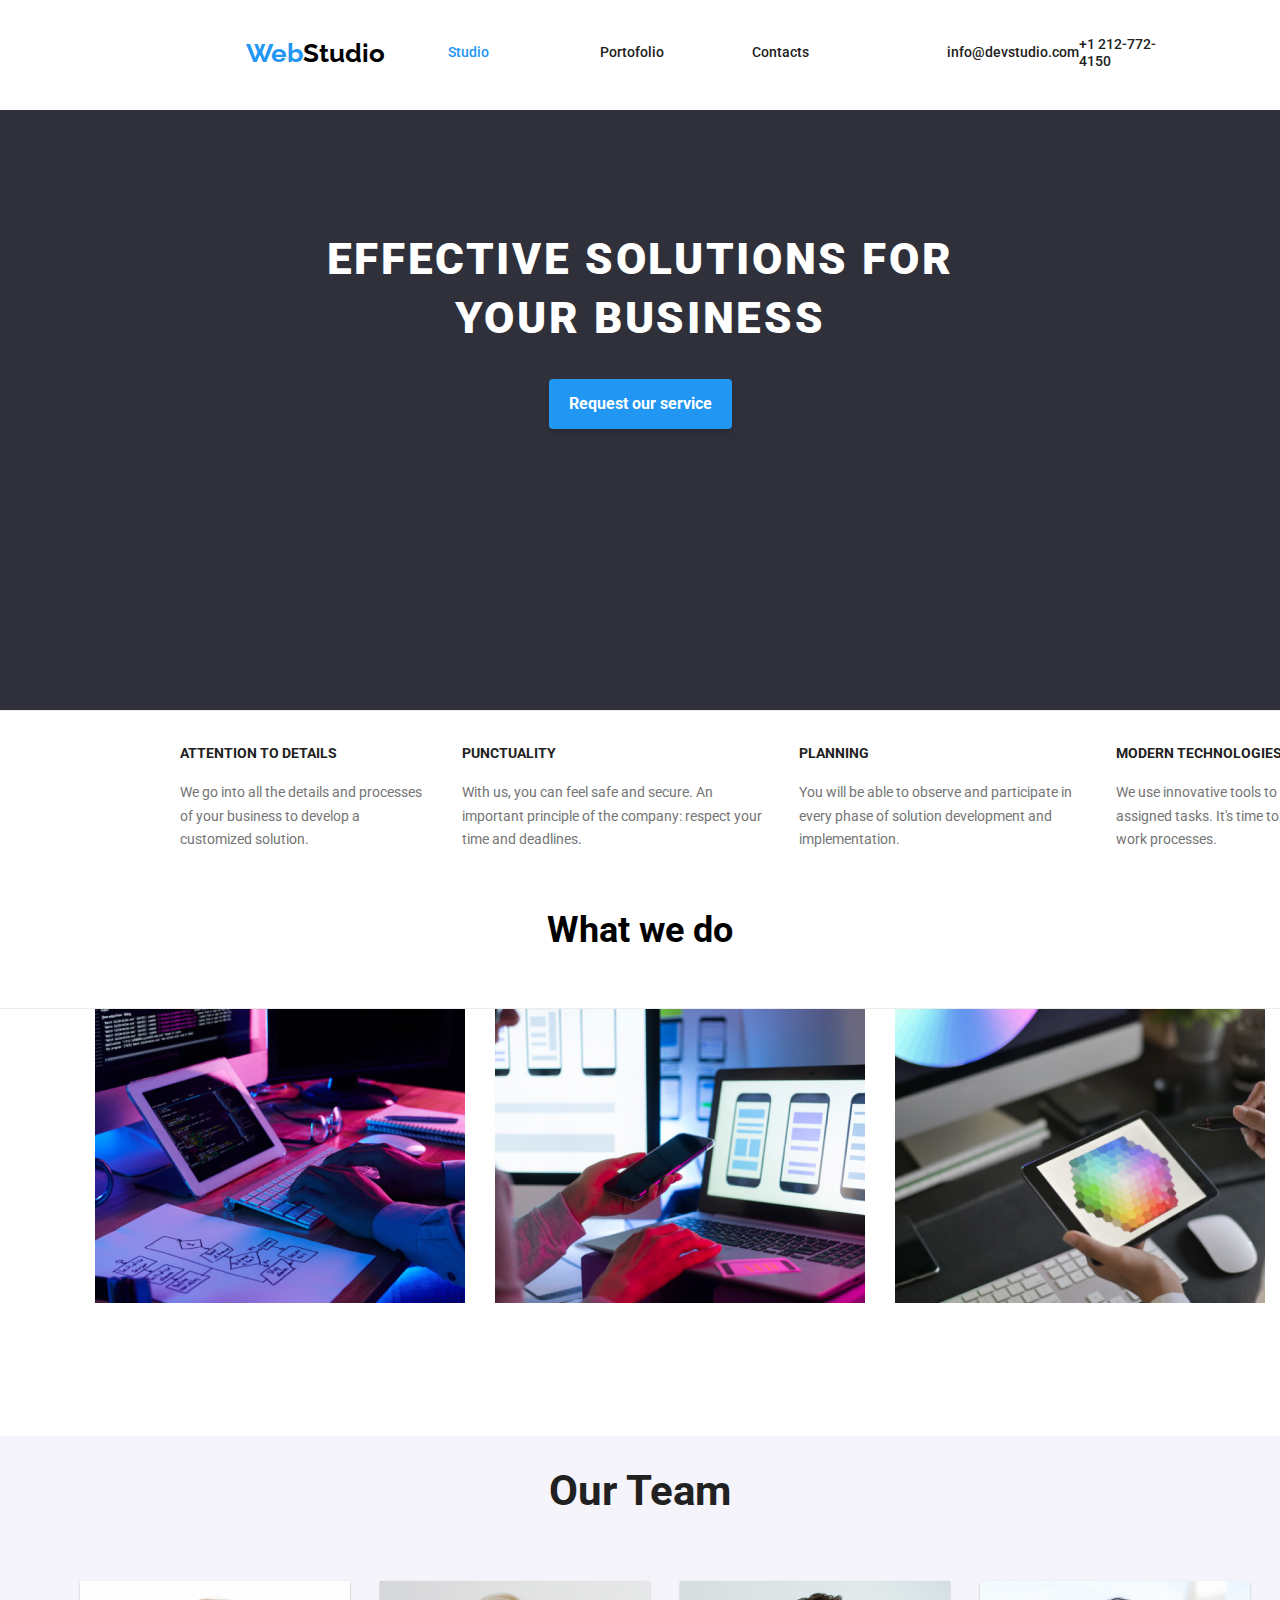
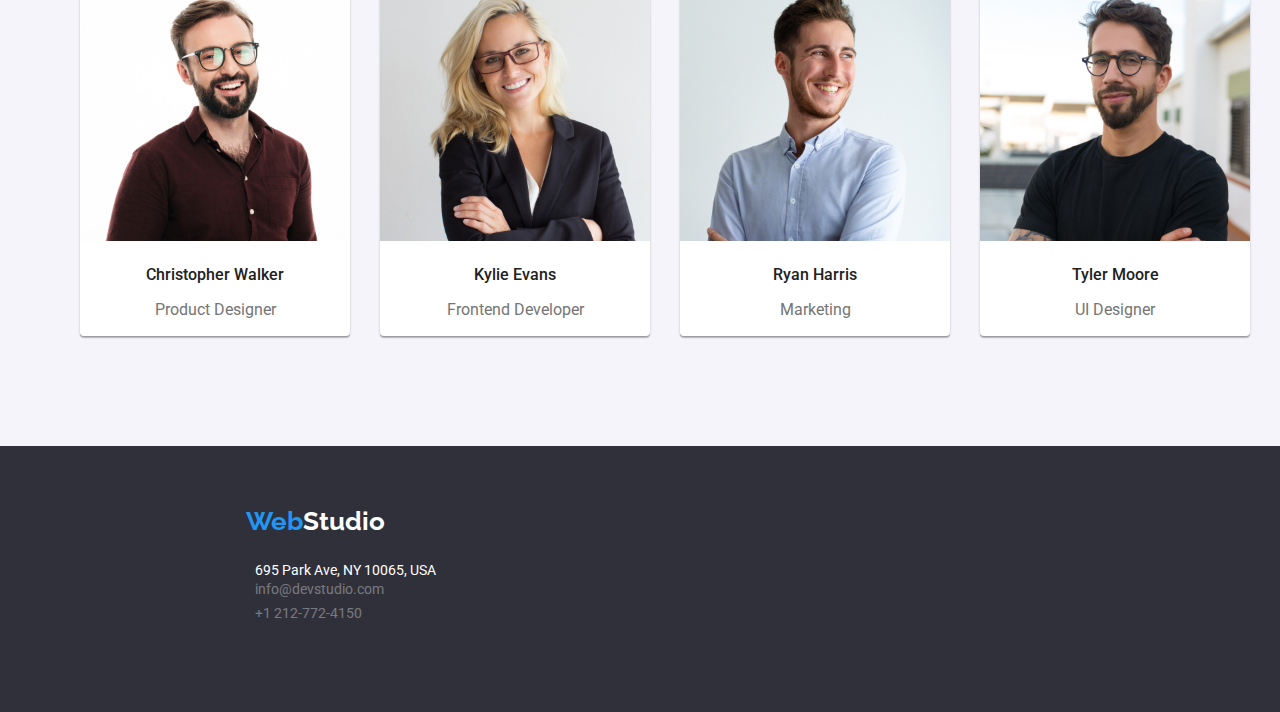
<file: index.html>
<!DOCTYPE html>
<html lang="en">
  <head>
    <meta charset="UTF-8" />
    <meta name="viewport" content="width=device-width, initial-scale=1.0" />
    <title>WebStudio Homework</title>
    <link rel="preconnect" href="https://fonts.googleapis.com" />
    <link rel="preconnect" href="https://fonts.gstatic.com" crossorigin />
    <link
      href="https://fonts.googleapis.com/css2?family=Raleway:wght@700&family=Roboto:wght@400;500;700;900&display=swap"
      rel="stylesheet"
    />
    <link rel="stylesheet" href="css/styles.css" />
  </head>
  <body>
    <!-- Menu Bar -->

    <header class="menu_header">
      <section class="main_logo">
        <a
          href="https://www.figma.com/file/TwjztGEkwMravGL9pPVt8l/Web-Studio-Homework-Project?type=design&node-id=74568-301&mode=design&t=quNgdQ1KRycnPcf1-0"
          target="_blank"
        >
          <span style="color: #2196f3">Web</span
          ><span style="color: #000000">Studio</span>
        </a>
      </section>
      <div class="div_nav">
        <nav class="main_nav">
          <ul>
            <li class="nav_item_list current">
              <a href="index.html" style="color: #2196f3">Studio</a>
            </li>
            <li class="nav_item_list">
              <a href="portofolio.html">Portofolio</a>
            </li>
            <li class="nav_item_list"><a href="#contacts">Contacts</a></li>
          </ul>
        </nav>

        <ul class="contact_item">
          <li class="contact_item_list">
            <a href="mailto:info@devstudio.com">info@devstudio.com</a>
          </li>
          <li class="contact_item_list">
            <a href="tel:+12127724150">+1 212-772-4150</a>
          </li>
        </ul>
      </div>
    </header>

    <!-- Title -->
    <main class="main_class">
      <div class="title_container">
        <section class="main_title">
          <h1 class="main_title_h1">EFFECTIVE SOLUTIONS FOR YOUR BUSINESS</h1>
          <div class="container_main_button">
            <button class="main_button" type="button">
              Request our service
            </button>
          </div>
        </section>
      </div>

      <!-- Team  Qualities-->
      <section class="team_qualities_section">
        <ul class="team_qualities">
          <li class="team_qualities_list">
            <h4 class="team_qualities_skill">ATTENTION TO DETAILS</h4>
            <p class="team_qualities_text">
              We go into all the details and processes of your business to
              develop a customized solution.
            </p>
          </li>

          <li class="team_qualities_list">
            <h4 class="team_qualities_skill">PUNCTUALITY</h4>
            <p class="team_qualities_text">
              With us, you can feel safe and secure. An important principle of
              the company: respect your time and deadlines.
            </p>
          </li>

          <li class="team_qualities_list">
            <h4 class="team_qualities_skill">PLANNING</h4>
            <p class="team_qualities_text">
              You will be able to observe and participate in every phase of
              solution development and implementation.
            </p>
          </li>

          <li class="team_qualities_list">
            <h4 class="team_qualities_skill">MODERN TECHNOLOGIES</h4>
            <p class="team_qualities_text">
              We use innovative tools to solve assigned tasks. It's time to
              simplify work processes.
            </p>
          </li>
        </ul>
      </section>

      <!-- What we do -->
      <section class="whatwedo">
        <h2 class="whatwedo_section">What we do</h2>
        <ul class="whatwedo_gallery">
          <li class="whatwedo_list">
            <img
              src="./images/What we do/box 1.png"
              alt="First pictures"
              width="370"
            />
          </li>

          <li class="whatwedo_list">
            <img
              src="./images/What we do/box 2.jpg"
              alt="Second pictures"
              width="370"
            />
          </li>

          <li class="whatwedo_list">
            <img
              src="./images/What we do/box 3.jpg"
              alt="The tird pictures"
              width="370"
            />
          </li>
        </ul>
      </section>

      <!-- Our Team -->
      <section class="ourteam_section">
        <div class="container ourteam_div">
          <h2 class="ourteam">Our Team</h2>
          <ul class="ourteam_gallery">
            <li class="ourteam_list">
              <img
                src="./images/Our Team/ChristopherWalker.jpg"
                alt="Christopher Walker"
                width="270"
              />
              <h4 class="ourteam_name">Christopher Walker</h4>
              <p class="ourteam_text">Product Designer</p>
            </li>
            <li class="ourteam_list">
              <img
                src="./images/Our Team/KylieEvans.jpg"
                alt="Kylie Evans"
                width="270"
              />
              <h4 class="ourteam_name">Kylie Evans</h4>
              <p class="ourteam_text">Frontend Developer</p>
            </li>
            <li class="ourteam_list">
              <img
                src="./images/Our Team/RyanHarris.jpg"
                alt="Ryan Harris"
                width="270"
              />
              <h4 class="ourteam_name">Ryan Harris</h4>
              <p class="ourteam_text">Marketing</p>
            </li>
            <li class="ourteam_list">
              <img
                src="./images/Our Team/TylerMoore.jpg"
                alt="Tyler Moore"
                width="270"
              />
              <h4 class="ourteam_name">Tyler Moore</h4>
              <p class="ourteam_text">UI Designer</p>
            </li>
          </ul>
        </div>
      </section>
    </main>

    <!-- Contact Adress -->

    <footer class="main_footer">
      <section class="all_footer">
        <section class="main_logo">
          <a
            href="https://www.figma.com/file/TwjztGEkwMravGL9pPVt8l/Web-Studio-Homework-Project?type=design&node-id=74568-301&mode=design&t=quNgdQ1KRycnPcf1-0"
            target="_blank"
          >
            <span style="color: #2196f3">Web</span
            ><span style="color: #ffffff">Studio</span>
          </a>
        </section>
        <address class="address">
          <ul class="address_section">
            <li class="address_location">695 Park Ave, NY 10065, USA</li>
            <li class="address_contact">info@devstudio.com</li>
            <li class="address_contact">+1 212-772-4150</li>
          </ul>
        </address>
      </section>
    </footer>
  </body>
</html>
</file>
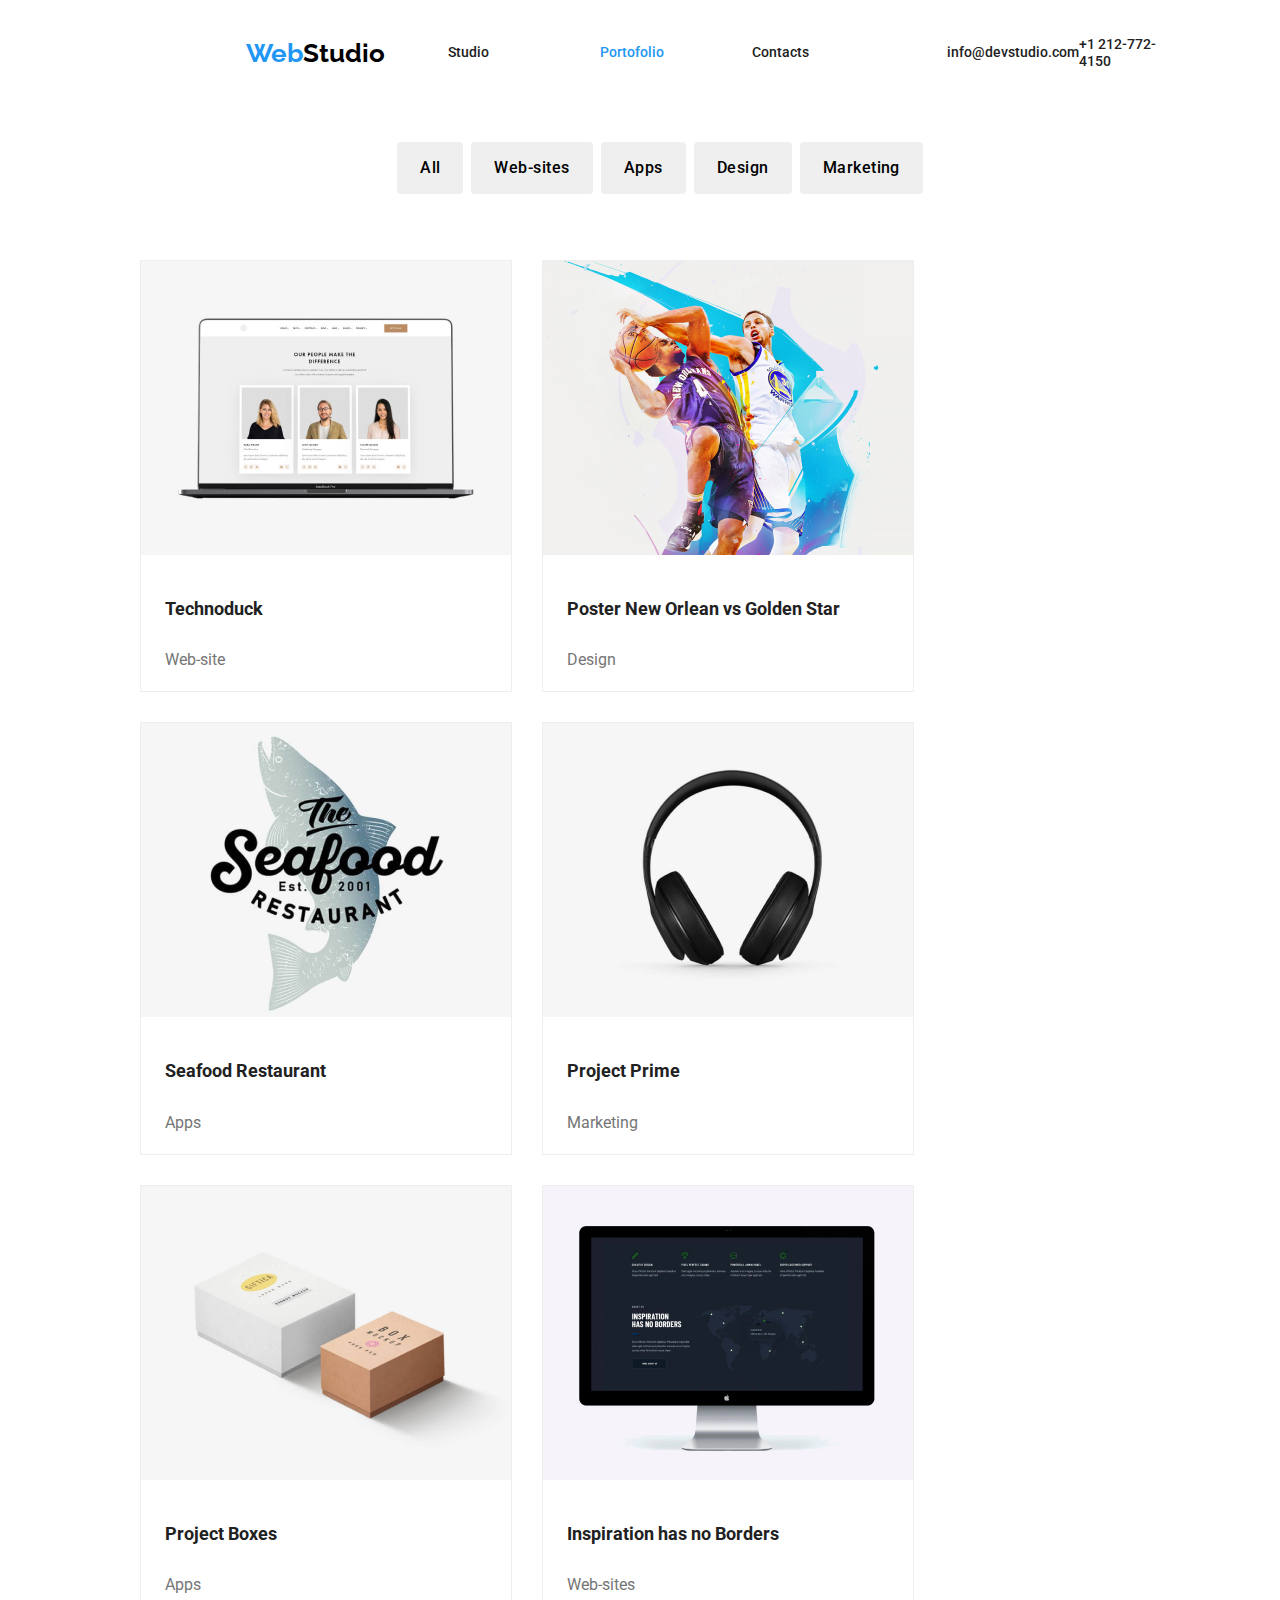
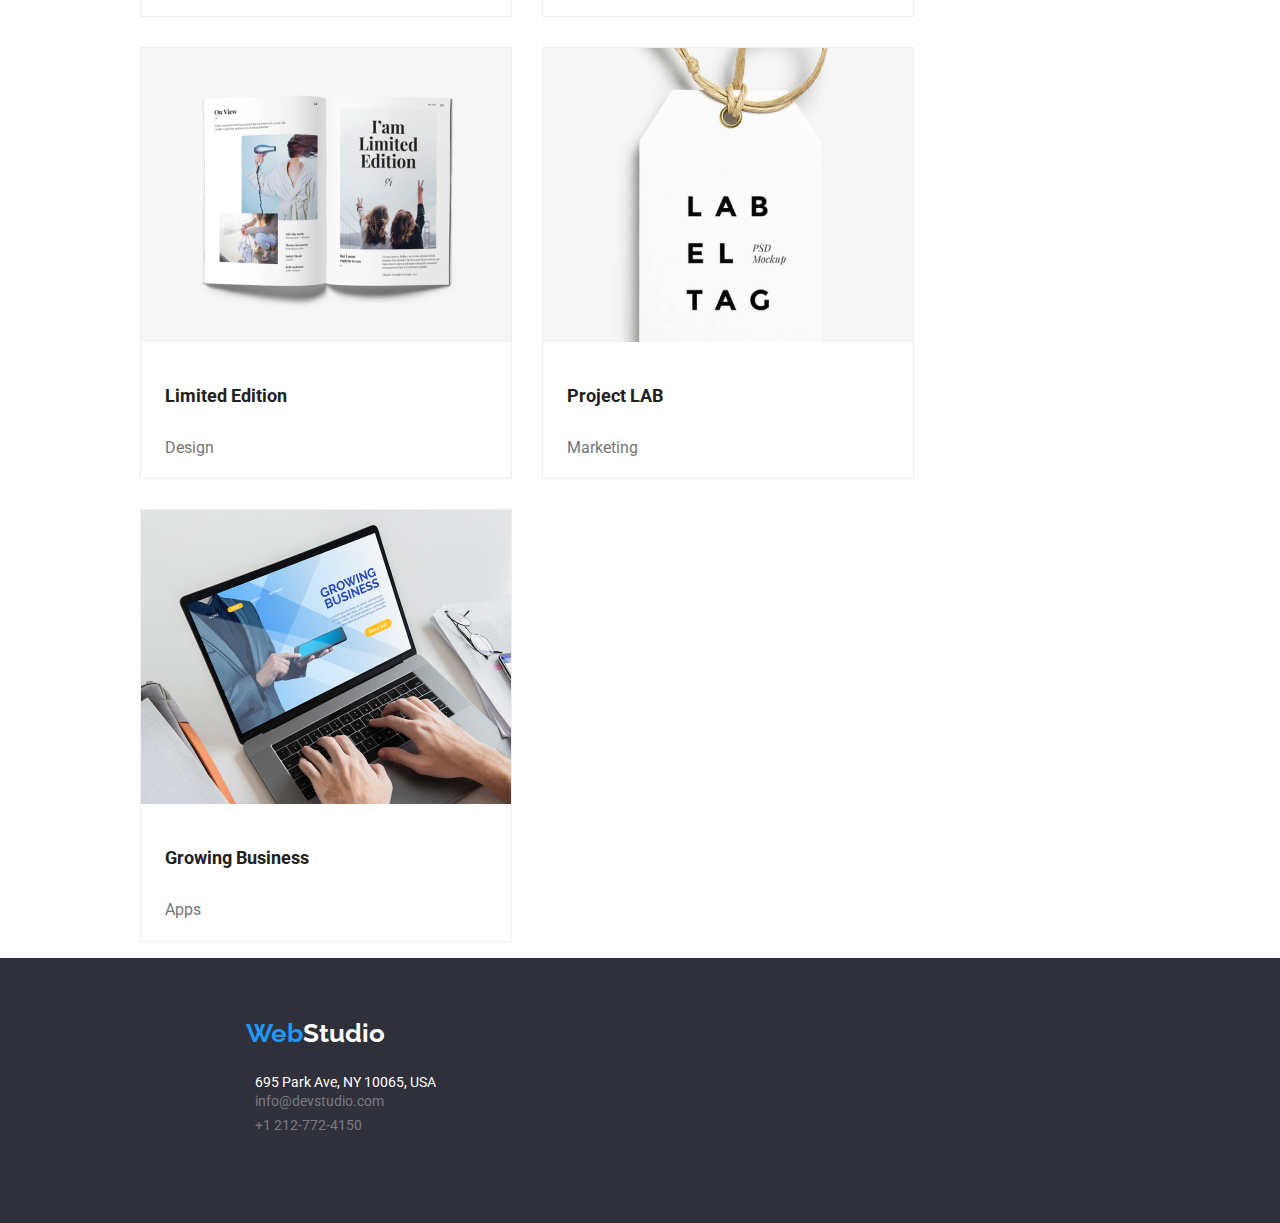
<file: portofolio.html>
<!DOCTYPE html>
<html lang="en">
  <head>
    <meta charset="UTF-8" />
    <meta name="viewport" content="width=device-width, initial-scale=1.0" />
    <title>Portofolio</title>
    <link rel="preconnect" href="https://fonts.googleapis.com" />
    <link rel="preconnect" href="https://fonts.gstatic.com" crossorigin />
    <link
      href="https://fonts.googleapis.com/css2?family=Raleway:wght@700&family=Roboto:wght@400;500;700;900&display=swap"
      rel="stylesheet"
    />
    <link rel="stylesheet" href="css/styles.css" />
  </head>
  <body>
    <!-- Menu Bar -->

    <header class="menu_header">
      <section class="main_logo">
        <a
          href="https://www.figma.com/file/TwjztGEkwMravGL9pPVt8l/Web-Studio-Homework-Project?type=design&node-id=74568-301&mode=design&t=quNgdQ1KRycnPcf1-0"
          target="_blank"
        >
          <span style="color: #2196f3">Web</span
          ><span style="color: #000000">Studio</span>
        </a>
      </section>
      <div class="div_nav">
        <nav class="main_nav">
          <ul>
            <li class="nav_item_list">
              <a href="index.html">Studio</a>
            </li>
            <li class="nav_item_list current">
              <a href="portofolio.html" style="color: #2196f3">Portofolio</a>
            </li>
            <li class="nav_item_list"><a href="#contacts">Contacts</a></li>
          </ul>
        </nav>

        <ul class="contact_item">
          <li class="contact_item_list">
            <a href="mailto:info@devstudio.com">info@devstudio.com</a>
          </li>
          <li class="contact_item_list">
            <a href="tel:+12127724150">+1 212-772-4150</a>
          </li>
        </ul>
      </div>
    </header>

    <!-- Button Website -->
    <main class="main_class">
      <section class="all_section_portofolio">
        <section class="button_section">
          <ul class="button_portofolio">
            <li class="button_list"><button type="button">All</button></li>
            <li class="button_list">
              <button type="button">Web-sites</button>
            </li>
            <li class="button_list"><button type="button">Apps</button></li>
            <li class="button_list"><button type="button">Design</button></li>
            <li class="button_list">
              <button type="button">Marketing</button>
            </li>
          </ul>
        </section>

        <!-- Images Portofolio -->

        <ul class="portofolio_list">
          <li class="gallery_list">
            <img
              src="./images/Portofolio/potofolio1.jpg"
              alt="WebSite"
              width="370"
            />
            <h5 class="portofolio_name">Technoduck</h5>
            <p class="portofolio_text">Web-site</p>
            <p></p>
          </li>

          <li class="gallery_list">
            <img
              src="./images/Portofolio/potofolio2.jpg"
              alt="NewOrlean_GoldenStar"
              width="370"
            />
            <h5 class="portofolio_name">Poster New Orlean vs Golden Star</h5>
            <p class="portofolio_text">Design</p>
          </li>
          <li class="gallery_list">
            <img
              src="./images/Portofolio/potofolio3.jpg"
              alt="Restaurant"
              width="370"
            />
            <h5 class="portofolio_name">Seafood Restaurant</h5>
            <p class="portofolio_text">Apps</p>
          </li>
          <li class="gallery_list">
            <img
              src="./images/Portofolio/potofolio4.jpg"
              alt="ProjectPrime"
              width="370"
            />
            <h5 class="portofolio_name">Project Prime</h5>
            <p class="portofolio_text">Marketing</p>
          </li>
          <li class="gallery_list">
            <img
              src="./images/Portofolio/potofolio5.jpg"
              alt="ProjectBoxes"
              width="370"
            />
            <h5 class="portofolio_name">Project Boxes</h5>
            <p class="portofolio_text">Apps</p>
          </li>
          <li class="gallery_list">
            <img
              src="./images/Portofolio/potofolio6.jpg"
              alt="Inspiration"
              width="370"
            />
            <h5 class="portofolio_name">Inspiration has no Borders</h5>
            <p class="portofolio_text">Web-sites</p>
          </li>
          <li class="gallery_list">
            <img
              src="./images/Portofolio/potofolio7.jpg"
              alt="LimitedEdition"
              width="370"
            />
            <h5 class="portofolio_name">Limited Edition</h5>
            <p class="portofolio_text">Design</p>
          </li>
          <li class="gallery_list">
            <img
              src="./images/Portofolio/potofolio8.jpg"
              alt="ProjectLab"
              width="370"
            />
            <h5 class="portofolio_name">Project LAB</h5>
            <p class="portofolio_text">Marketing</p>
          </li>
          <li class="gallery_list">
            <img
              src="./images/Portofolio/potofolio9.jpg"
              alt="GrowingBusiness"
              width="370"
            />
            <h5 class="portofolio_name">Growing Business</h5>
            <p class="portofolio_text">Apps</p>
          </li>
        </ul>
      </section>
    </main>

    <!-- Contact Adress -->
    <footer class="main_footer">
      <section class="all_footer">
        <section class="main_logo">
          <a
            href="https://www.figma.com/file/TwjztGEkwMravGL9pPVt8l/Web-Studio-Homework-Project?type=design&node-id=74568-301&mode=design&t=quNgdQ1KRycnPcf1-0"
            target="_blank"
          >
            <span style="color: #2196f3">Web</span
            ><span style="color: #ffffff">Studio</span>
          </a>
        </section>
        <address class="address">
          <ul class="address_section">
            <li class="address_location">695 Park Ave, NY 10065, USA</li>
            <li class="address_contact">info@devstudio.com</li>
            <li class="address_contact">+1 212-772-4150</li>
          </ul>
        </address>
      </section>
    </footer>
  </body>
</html>
</file>
<file: css/styles.css>
:root {
    --primary-font: 'Roboto', sans-serif;
    --secondary-font: 'Raleway', sans-serif;
    --primary-color: #212121;
    --secondary-color: #2196f3;
    --light-color: #757575;
}

body {
    background-color: #FFF;
    margin: 0;
}


/* Menu Bar */

.main_logo {
    display: flex;
    justify-content: space-between;
    font-weight: 700;
    font-size: 26px;
    font-family: var(--secondary-font);
    margin-bottom: 20px;
}

.menu_header {
    display: flex;
    align-items: center;
    justify-content: space-between;
    border-bottom: 1px solid #ececec;
    margin-left: 215px;
    border: none;
}

.nav_item_list {
    font-weight: 500;
    font-size: 14px;
    line-height: 1.2;
    width: 25%;
    justify-content: space-between;
    align-items: center;
    color: var(--primary-color);
    font-family: var(--primary-font);
}

.main_nav {
    background-color: #fff;
    overflow: hidden;
    line-height: 16.41px;
    font-weight: 500;
    list-style-type: none;
    justify-content: space-between;
    display: flex;
    align-items: center;
    justify-content: space-between;
    padding-bottom: 20px;
}

.main_nav a{
    font-weight: 500%;
}

.main_nav ul {
    display: flex;
    background-color: #fff;
    overflow: hidden;
    line-height: 16.41px;
    width: 405px;
    list-style-type: none;
    justify-content: space-between; 
}

.div_nav {
    display: flex;
    width: 80%;
    justify-content: space-between;
    padding: 20px;
}

.current{
    color:#188ce8;
}

.nav_item_list a:hover,
.nav_item_list a:focus {
    color: var(--secondary-color);
}

.contact_item {
    display: flex;
    width: 25%;
    justify-content: space-between;
    align-items: center;
    padding-bottom: 20px;
    margin-right: 100px;
}

.contact_item_list a:hover {
    color: var(--secondary-color);
}

.contact_item_list {
    font-weight: 500;
    font-size: 14px;
    line-height: 1.2;
    font-family: var(--primary-font);
    color: var(--light-color);
}

/* Title */
.main_title {
    background-color: #2F303A;
    color: #fff;
    width: 100%;
    height: 600px;
    margin-top: -80px;
    text-align: center;
}

.title_container {
    display: flex;
    align-items: center;
    padding-top: 5%;
    border-bottom: 1px solid #ececec;
    justify-content: space-between;
}

.main_title_h1 {
    font-family: var(--primary-font);
    text-align: center;
    font-size: 44px;
    font-weight: 900;
    line-height: 1.36;
    letter-spacing: 0.06em;
    text-transform: uppercase;
    margin: 0 auto 30px;
    max-width: 696px;  
}

.main_title_h1 {
    padding-top: 120px;
}

.main_button {
    color: #fff;
    padding: 10px 20px;
    border-radius: 4px;
    font-weight: 700;
    font-size: 16px;
    border: none;
    text-align: center;
    line-height: 1.87;
    font-family: var(--primary-font);
    background-color: var(--secondary-color);
    box-shadow: 0px 4px 4px 0px #00000026;
}

.container_main_button {
    display: flex;
    justify-content: center;
}

.main_button:hover,
.main_button:focus {
    background-color: #188ce8;
    box-shadow: 0px 4px 4px 0px #00000026;
}

/* Team Qualities */

.team_qualities_section {
    background-color: #ffffff;
    width: 1170px;
    height: 101px;
    top: 774px;
    padding-left: 180px;
    display: inline-block;
  }

ul.team_qualities {
    display: flex;
    gap: 30px;
    padding: 0;
}
.team_qualities_section p{
    line-height: 1.71;
}

.team_qualities_skill {
    font-family: var(--primary-font);
    font-weight: 700;
    font-size: 14px;
    color: var(--primary-color);
    line-height: 1.2;
    text-align: left;

}

.team_qualities_text {
    font-family: var(--primary-font);
    font-weight: 400;
    font-size: 14px;
    color: var(--light-color);
    line-height: 1.5;

}

/* What we do */

.whatwedo_section {
    font-family: var(--primary-font);
    font-weight: 700;
    font-size: 36px;
    line-height: 2.63;
    text-align: center;
    padding-top: 42px;
}

.whatwedo img{
    width: 370px;
    height: 294px;
    top: 1061px;
    left: 215px;
}

.whatwedo_gallery {
    display: flex;
    gap: 30px;
    padding-bottom: 94px;
    border-top: 1px solid #ececec;
    width: 100%;
    top: 1061px;
    left: 215px;
    justify-content: center;
    align-items: center;
}

/* Our Team */

.ourteam_section {
    line-height: 1.19;
    background-color: #f5f4fa;
      }

.ourteam {
    font-family: var(--primary-font);
    font-weight: 700;
    font-size: 42px;
    color: var(--primary-color);
    text-align: center;
    line-height: 2.63;
}

.ourteam_gallery {
    display: flex;
    gap: 30px;
    justify-content: space-between;
}

.ourteam_list {
    background-color: #fff;
    box-shadow: 0px 1px 3px rgba(0, 0, 0, 0.12), 0px 1px 1px rgba(0, 0, 0, 0.14),0px 2px 1px rgba(0, 0, 0, 0.2);
    border-radius: 0px 0px 4px 4px;
    text-align: center;
}

.ourteam_div {
    padding-bottom: 94px;
}

.ourteam_name {
    font-family: var(--primary-font);
    font-weight: 500;
    font-size: 16px;
    text-align: center;
    color: var(--primary-color);
    line-height: 1.17;
    font-weight: 500;
    font-size: 16px;
    margin-bottom: 10px;
}

.ourteam_text {
    font-family: var(--primary-font);
    font-weight: 400;
    font-size: 16px;
    color: var(--light-color);
    text-align: center;
    line-height: 1.17;
}

.container {

    margin-left: auto;
    margin-right: auto;
    width: 1200px;
    padding-left: 15px;
    padding-right: 15px;
}

/* PORTOFOLIO */


.button_portofolio {
    display: flex;
    gap: 8px;
    justify-content: center;
}

.button_portofolio button{
    display:block;
    font-family: var(--primary-font);
    font-weight: 500;
    line-height: 38px;
    letter-spacing: 0.03em;
    font-size: 16px;
    display: inline-block;
    padding: 6px 22px;
    border: 1px solid transparent;
    border-radius: 4px;
    margin-bottom: 50px;
}

button:hover,
button:focus {
    font-family: var(--primary-font);
    color: #fff;
    background-color: var(--secondary-color);
}

.portofolio_name {
    font-family: var(--primary-font);
    font-weight: 700;
    font-size: 18px;
    color: var(--primary-color);
    text-align: center;
    line-height: 2.25;
    text-align: left;
    margin-bottom: 4px;
    margin-left: 24px;
}
.portofolio_text {
    font-family: var(--primary-font);
    font-family: 400;
    font-size: 16px;
    color: var(--light-color);
    text-align: center;
    line-height: 1.87;
    text-align: left;
    margin-left: 24px;
}

.portofolio_list {
    display: flex;
    flex-wrap: wrap;
    gap: 30px;
    margin-left: 100px;
}
.gallery_list {
    border: 1px solid #EEEEEE;
}

/* Contact Adress */
.main_footer {
    font-family: var(--primary-font);
    font-weight: 400;
    background-color: #2F303A;
    font-size: 26px;
    padding-left: 215px;
}

.all_footer {
    padding: 60px 0;
}

.main_logo {
    margin-left: 31px;
}

.address_location {
    font-family: var(--primary-font);
    font-weight: 400;
    font-size: 14px;
    color: #FFFFFF;
    font-style: normal;
}

.address_contact {
    font-family: var(--primary-font);
    font-weight: 400;
    font-size: 14px;
    color: #FFFFFF99;
    opacity: 60%;
    line-height: 1.7;
    font-style: normal;
}

/* For all pages */
ul {
    list-style-type: none;
}
a{
    text-decoration: none;
    color: var(--primary-color);
}

button {
    cursor: pointer;
}




/* 

1. Footerul nu ajunge pana jos, Arata dubios. - DONE

2. Efectul de hover pe Request our service nu e asa in design - DONE

3. N ai current pe linkurile din navigatie.

4. La hover pe butoanele din portofolio se intampla o chestie dubioasa, 
se redimensioneaza ceva si se muta putin - DONE*/
</file>
